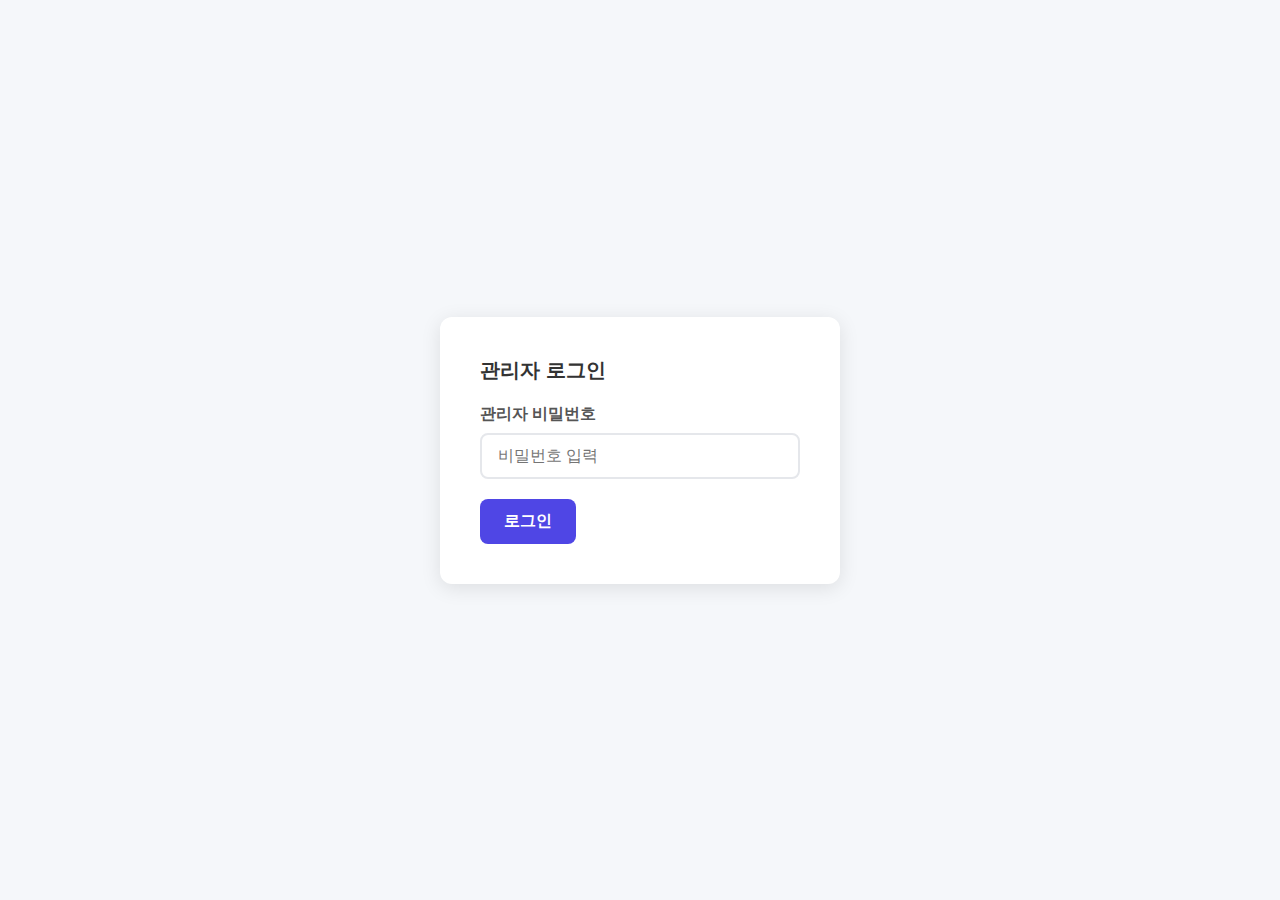
<file: admin-dashboard.html>
<!DOCTYPE html>
<html lang="ko">
<head>
    <meta charset="UTF-8">
    <meta name="viewport" content="width=device-width, initial-scale=1.0">
    <title>Excel Add-on 인증키 관리 대시보드</title>
    <style>
        * {
            box-sizing: border-box;
            margin: 0;
            padding: 0;
        }
        
        body {
            font-family: -apple-system, BlinkMacSystemFont, 'Segoe UI', Roboto, sans-serif;
            background: #f5f7fa;
            color: #333;
        }
        
        .login-container {
            display: flex;
            align-items: center;
            justify-content: center;
            min-height: 100vh;
        }
        
        .login-box {
            background: white;
            padding: 40px;
            border-radius: 12px;
            box-shadow: 0 4px 20px rgba(0,0,0,0.1);
            width: 100%;
            max-width: 400px;
        }
        
        .dashboard {
            display: none;
            max-width: 1200px;
            margin: 0 auto;
            padding: 20px;
        }
        
        .header {
            background: white;
            padding: 20px 30px;
            border-radius: 12px;
            box-shadow: 0 2px 10px rgba(0,0,0,0.05);
            margin-bottom: 30px;
            display: flex;
            justify-content: space-between;
            align-items: center;
        }
        
        h1 {
            color: #4f46e5;
            font-size: 28px;
        }
        
        h2 {
            color: #333;
            margin-bottom: 20px;
            font-size: 20px;
        }
        
        .card {
            background: white;
            padding: 30px;
            border-radius: 12px;
            box-shadow: 0 2px 10px rgba(0,0,0,0.05);
            margin-bottom: 20px;
        }
        
        .form-group {
            margin-bottom: 20px;
        }
        
        label {
            display: block;
            margin-bottom: 8px;
            font-weight: 600;
            color: #555;
        }
        
        input[type="text"],
        input[type="password"],
        textarea {
            width: 100%;
            padding: 12px 16px;
            border: 2px solid #e5e7eb;
            border-radius: 8px;
            font-size: 16px;
            transition: border-color 0.3s;
        }
        
        input:focus,
        textarea:focus {
            outline: none;
            border-color: #6366f1;
        }
        
        button {
            background: #4f46e5;
            color: white;
            border: none;
            padding: 12px 24px;
            border-radius: 8px;
            font-size: 16px;
            font-weight: 600;
            cursor: pointer;
            transition: background 0.3s;
        }
        
        button:hover {
            background: #4338ca;
        }
        
        button.danger {
            background: #ef4444;
        }
        
        button.danger:hover {
            background: #dc2626;
        }
        
        button.secondary {
            background: #6b7280;
        }
        
        button.secondary:hover {
            background: #4b5563;
        }
        
        .tab-navigation {
            display: flex;
            gap: 10px;
            border-bottom: 2px solid #e5e7eb;
            margin-bottom: 20px;
        }
        
        .tab-button {
            background: none;
            border: none;
            padding: 10px 20px;
            cursor: pointer;
            font-size: 16px;
            color: #6b7280;
            transition: all 0.3s;
            position: relative;
        }
        
        .tab-button:hover {
            color: #2563eb;
        }
        
        .tab-button.active {
            color: #2563eb;
            font-weight: 600;
        }
        
        .tab-button.active::after {
            content: '';
            position: absolute;
            bottom: -2px;
            left: 0;
            right: 0;
            height: 2px;
            background: #2563eb;
        }
        
        .tab-content {
            display: none;
        }
        
        .tab-content.active {
            display: block;
        }
        
        .key-table {
            width: 100%;
            border-collapse: collapse;
            margin-top: 20px;
        }
        
        .key-table th {
            background: #f9fafb;
            padding: 12px;
            text-align: left;
            font-weight: 600;
            color: #555;
            border-bottom: 2px solid #e5e7eb;
        }
        
        .key-table td {
            padding: 16px 12px;
            border-bottom: 1px solid #e5e7eb;
        }
        
        .key-table tr:hover {
            background: #f9fafb;
        }
        
        .key-value {
            font-family: monospace;
            font-size: 14px;
            background: #f3f4f6;
            padding: 4px 8px;
            border-radius: 4px;
        }
        
        .status {
            display: inline-block;
            padding: 4px 12px;
            border-radius: 12px;
            font-size: 12px;
            font-weight: 600;
        }
        
        .status.active {
            background: #d1fae5;
            color: #065f46;
        }
        
        .status.inactive {
            background: #fee2e2;
            color: #991b1b;
        }
        
        .alert {
            padding: 16px;
            border-radius: 8px;
            margin-bottom: 20px;
            display: none;
        }
        
        .alert.success {
            background: #d1fae5;
            color: #065f46;
            border: 1px solid #10b981;
        }
        
        .alert.error {
            background: #fee2e2;
            color: #991b1b;
            border: 1px solid #ef4444;
        }
        
        .alert.warning {
            background: #fef3c7;
            color: #92400e;
            border: 1px solid #f59e0b;
        }
        
        .copy-btn {
            background: #10b981;
            padding: 6px 16px;
            font-size: 14px;
            border-radius: 6px;
        }
        
        .copy-btn:hover {
            background: #059669;
        }
        
        .stats {
            display: grid;
            grid-template-columns: repeat(auto-fit, minmax(200px, 1fr));
            gap: 20px;
            margin-bottom: 30px;
        }
        
        .stat-card {
            background: white;
            padding: 20px;
            border-radius: 12px;
            box-shadow: 0 2px 10px rgba(0,0,0,0.05);
            text-align: center;
        }
        
        .stat-value {
            font-size: 36px;
            font-weight: bold;
            color: #4f46e5;
            margin-bottom: 8px;
        }
        
        .stat-label {
            color: #6b7280;
            font-size: 14px;
        }
    </style>
</head>
<body>
    <!-- 로그인 화면 -->
    <div class="login-container" id="loginContainer">
        <div class="login-box">
            <h2>관리자 로그인</h2>
            <div class="form-group">
                <label>관리자 비밀번호</label>
                <input type="password" id="adminPassword" placeholder="비밀번호 입력">
            </div>
            <button onclick="login()">로그인</button>
            <div id="loginError" class="alert error" style="margin-top: 20px;">
                잘못된 비밀번호입니다.
            </div>
        </div>
    </div>
    
    <!-- 대시보드 -->
    <div class="dashboard" id="dashboard">
        <div class="header">
            <h1>🔐 Excel Add-on 인증키 관리</h1>
            <button class="secondary" onclick="logout()">로그아웃</button>
        </div>
        
        <!-- 보안 경고 -->
        <div style="background: #fff3cd; border: 1px solid #ffeaa7; padding: 15px; border-radius: 8px; margin-bottom: 20px; color: #856404;">
            <strong>⚠️ 보안 주의:</strong> 이 페이지는 관리자 전용입니다. URL을 타인과 공유하지 마세요. 
            비밀번호는 정기적으로 변경하시기 바랍니다.
        </div>
        
        <!-- 탭 네비게이션 -->
        <div class="tab-navigation" style="margin-bottom: 20px;">
            <button class="tab-button active" onclick="showTab('keys')">인증키 관리</button>
            <button class="tab-button" onclick="showTab('logs')">사용 로그</button>
            <button class="tab-button" onclick="showTab('stats')">사용자 통계</button>
        </div>
        
        <!-- 통계 -->
        <div class="stats">
            <div class="stat-card">
                <div class="stat-value" id="totalKeys">0</div>
                <div class="stat-label">전체 인증키</div>
            </div>
            <div class="stat-card">
                <div class="stat-value" id="activeKeys">0</div>
                <div class="stat-label">활성 인증키</div>
            </div>
            <div class="stat-card">
                <div class="stat-value" id="totalUsage">0</div>
                <div class="stat-label">총 사용 횟수</div>
            </div>
            <div class="stat-card">
                <div class="stat-value" id="totalUsers">0</div>
                <div class="stat-label">전체 사용자</div>
            </div>
        </div>
        
        <!-- 알림 -->
        <div id="alert" class="alert"></div>
        
        <!-- 인증키 관리 탭 -->
        <div id="keysTab" class="tab-content active">
            <!-- 새 인증키 생성 -->
            <div class="card">
            <h2>새 인증키 생성</h2>
            <div class="form-group">
                <label>회사명 *</label>
                <input type="text" id="company" placeholder="예: 웍스AI">
            </div>
            <div class="form-group">
                <label>메모 (선택)</label>
                <textarea id="memo" rows="3" placeholder="예: 연간 계약, 10 사용자"></textarea>
            </div>
            <button onclick="generateKey()">인증키 생성</button>
        </div>
        
        <!-- 인증키 목록 -->
        <div class="card">
            <h2>인증키 목록</h2>
            <table class="key-table">
                <thead>
                    <tr>
                        <th>인증키</th>
                        <th>회사명</th>
                        <th>메모</th>
                        <th>생성일</th>
                        <th>사용 횟수</th>
                        <th>상태</th>
                        <th>액션</th>
                    </tr>
                </thead>
                <tbody id="keyList">
                    <tr>
                        <td colspan="7" style="text-align: center; color: #999;">로딩 중...</td>
                    </tr>
                </tbody>
            </table>
        </div>
        </div>
        
        <!-- 사용 로그 탭 -->
        <div id="logsTab" class="tab-content">
            <div class="card">
                <h2>인증키 사용 로그</h2>
                <div style="margin-bottom: 20px;">
                    <button onclick="loadLogs()" class="secondary">로그 새로고침</button>
                </div>
                <div style="overflow-x: auto;">
                    <table class="key-table">
                        <thead>
                            <tr>
                                <th>시간 (KST)</th>
                                <th>이메일</th>
                                <th>회사명</th>
                                <th>인증키</th>
                                <th>모델</th>
                                <th>수행 작업</th>
                                <th>명령어</th>
                                <th>IP</th>
                                <th>브라우저</th>
                                <th>OS</th>
                            </tr>
                        </thead>
                        <tbody id="logsList">
                            <tr>
                                <td colspan="10" style="text-align: center; color: #999;">로그를 불러오려면 위 버튼을 클릭하세요.</td>
                            </tr>
                        </tbody>
                    </table>
                </div>
            </div>
        </div>
        
        <!-- 사용자 통계 탭 -->
        <div id="statsTab" class="tab-content">
            <div class="card">
                <h2>회사별 월별 사용자 통계</h2>
                <div style="margin-bottom: 20px;">
                    <button onclick="loadUsageStats()" class="secondary">통계 새로고침</button>
                </div>
                <div id="statsContent">
                    <p style="text-align: center; color: #999;">통계를 불러오려면 위 버튼을 클릭하세요.</p>
                </div>
            </div>
        </div>
    </div>
    
    <script>
        // API 설정
        const API_URL = 'https://excel-addon-backend.vercel.app/api/auth-keys';
        let adminPassword = '';
        
        // 로그인 처리
        async function login() {
            adminPassword = document.getElementById('adminPassword').value;
            
            console.log('로그인 시도:', API_URL);
            console.log('비밀번호 길이:', adminPassword.length);
            
            try {
                const response = await fetch(API_URL, {
                    method: 'GET',
                    headers: {
                        'X-Admin-Password': adminPassword
                    }
                });
                
                console.log('응답 상태:', response.status);
                const responseText = await response.text();
                console.log('응답 내용:', responseText);
                
                if (response.ok) {
                    document.getElementById('loginContainer').style.display = 'none';
                    document.getElementById('dashboard').style.display = 'block';
                    loadKeys();
                } else {
                    const errorMsg = `로그인 실패: ${response.status} - ${responseText}`;
                    document.getElementById('loginError').textContent = errorMsg;
                    document.getElementById('loginError').style.display = 'block';
                }
            } catch (error) {
                console.error('네트워크 오류:', error);
                document.getElementById('loginError').textContent = `네트워크 오류: ${error.message}`;
                document.getElementById('loginError').style.display = 'block';
            }
        }
        
        // 로그아웃
        function logout() {
            adminPassword = '';
            document.getElementById('loginContainer').style.display = 'flex';
            document.getElementById('dashboard').style.display = 'none';
            document.getElementById('adminPassword').value = '';
            document.getElementById('loginError').style.display = 'none';
        }
        
        // 엔터키로 로그인
        document.getElementById('adminPassword').addEventListener('keypress', function(e) {
            if (e.key === 'Enter') {
                login();
            }
        });
        
        // 인증키 목록 로드
        async function loadKeys() {
            try {
                const response = await fetch(API_URL, {
                    headers: {
                        'X-Admin-Password': adminPassword
                    }
                });
                
                if (!response.ok) throw new Error('Failed to load keys');
                
                const data = await response.json();
                const keys = data.keys || [];
                
                // 통계 업데이트
                document.getElementById('totalKeys').textContent = keys.length;
                document.getElementById('activeKeys').textContent = keys.filter(k => k.isActive).length;
                document.getElementById('totalUsage').textContent = keys.reduce((sum, k) => sum + (k.usageCount || 0), 0);
                
                // 테이블 업데이트
                const tbody = document.getElementById('keyList');
                if (keys.length === 0) {
                    tbody.innerHTML = '<tr><td colspan="7" style="text-align: center; color: #999;">인증키가 없습니다.</td></tr>';
                    return;
                }
                
                tbody.innerHTML = keys.map(key => `
                    <tr>
                        <td><span class="key-value">${key.key}</span></td>
                        <td>${key.company || '-'}</td>
                        <td>${key.memo || '-'}</td>
                        <td>${new Date(key.createdAt).toLocaleDateString('ko-KR')}</td>
                        <td>${key.usageCount || 0}</td>
                        <td>
                            <span class="status ${key.isActive ? 'active' : 'inactive'}">
                                ${key.isActive ? '활성' : '비활성'}
                            </span>
                        </td>
                        <td>
                            <button class="copy-btn" onclick="copyKey('${key.key}')">복사</button>
                            ${key.isActive ? 
                                `<button class="danger" onclick="deactivateKey('${key.key}')" style="margin-left: 8px;">비활성화</button>` : 
                                ''
                            }
                        </td>
                    </tr>
                `).join('');
                
            } catch (error) {
                showAlert('인증키 목록을 불러오는데 실패했습니다.', 'error');
            }
        }
        
        // 새 인증키 생성
        async function generateKey() {
            const company = document.getElementById('company').value.trim();
            const memo = document.getElementById('memo').value.trim();
            
            if (!company) {
                showAlert('회사명을 입력해주세요.', 'error');
                return;
            }
            
            try {
                const response = await fetch(API_URL, {
                    method: 'POST',
                    headers: {
                        'Content-Type': 'application/json',
                        'X-Admin-Password': adminPassword
                    },
                    body: JSON.stringify({ company, memo })
                });
                
                if (!response.ok) throw new Error('Failed to generate key');
                
                const data = await response.json();
                
                showAlert(`새 인증키가 생성되었습니다: ${data.key}`, 'success');
                
                // 폼 초기화
                document.getElementById('company').value = '';
                document.getElementById('memo').value = '';
                
                // 목록 새로고침
                loadKeys();
                
            } catch (error) {
                showAlert('인증키 생성에 실패했습니다.', 'error');
            }
        }
        
        // 인증키 복사
        function copyKey(key) {
            navigator.clipboard.writeText(key).then(() => {
                showAlert('인증키가 클립보드에 복사되었습니다.', 'success');
            });
        }
        
        // 인증키 비활성화
        async function deactivateKey(key) {
            if (!confirm('이 인증키를 비활성화하시겠습니까?')) return;
            
            try {
                const response = await fetch(API_URL, {
                    method: 'DELETE',
                    headers: {
                        'Content-Type': 'application/json',
                        'X-Admin-Password': adminPassword
                    },
                    body: JSON.stringify({ key })
                });
                
                if (!response.ok) throw new Error('Failed to deactivate key');
                
                showAlert('인증키가 비활성화되었습니다.', 'success');
                loadKeys();
                
            } catch (error) {
                showAlert('인증키 비활성화에 실패했습니다.', 'error');
            }
        }
        
        // 알림 표시
        function showAlert(message, type) {
            const alert = document.getElementById('alert');
            alert.textContent = message;
            alert.className = `alert ${type}`;
            alert.style.display = 'block';
            
            setTimeout(() => {
                alert.style.display = 'none';
            }, 5000);
        }
        
        // 탭 전환
        function showTab(tabName) {
            // Hide all tabs
            document.querySelectorAll('.tab-content').forEach(tab => {
                tab.classList.remove('active');
            });
            
            // Remove active from all buttons
            document.querySelectorAll('.tab-button').forEach(btn => {
                btn.classList.remove('active');
            });
            
            // Show selected tab
            document.getElementById(tabName + 'Tab').classList.add('active');
            
            // Mark button as active
            event.target.classList.add('active');
            
            // Load data if switching to specific tabs
            if (tabName === 'logs') {
                loadLogs();
            } else if (tabName === 'stats') {
                loadUsageStats();
            }
        }
        
        // 로그 로드
        async function loadLogs() {
            try {
                const response = await fetch('https://excel-addon-backend.vercel.app/api/validation-logs', {
                    headers: {
                        'X-Admin-Password': adminPassword
                    }
                });
                
                if (!response.ok) throw new Error('Failed to load logs');
                
                const data = await response.json();
                const logs = data.logs || [];
                
                // 테이블 업데이트
                const tbody = document.getElementById('logsList');
                if (logs.length === 0) {
                    tbody.innerHTML = '<tr><td colspan="10" style="text-align: center; color: #999;">사용 로그가 없습니다.</td></tr>';
                    return;
                }
                
                tbody.innerHTML = logs.map(log => {
                    const isFree = log.isFreeUser === 'true' || log.isFreeUser === true || 
                                   log.authKey === 'Free' || log.company === 'Free User';
                    const userTypeDisplay = isFree ? 
                        '<span style="color: #059669; font-weight: bold;">무료</span>' : 
                        '<span style="color: #dc2626; font-weight: bold;">유료</span>';
                    
                    return `
                    <tr>
                        <td>${log.koreanTime || log.timestamp}</td>
                        <td>${log.email}</td>
                        <td>${log.company} ${userTypeDisplay}</td>
                        <td title="${log.authKey}">${log.authKey && log.authKey !== 'Free' ? log.authKey.substring(0, 10) + '...' : '무료'}</td>
                        <td>${log.model}</td>
                        <td><span style="font-weight: bold; color: #0066cc;">${log.action || '알 수 없음'}</span></td>
                        <td title="${log.command || ''}"><div style="max-width: 200px; overflow: hidden; text-overflow: ellipsis; white-space: nowrap;">${log.command || '-'}</div></td>
                        <td>${log.ip}</td>
                        <td>${log.browser}</td>
                        <td>${log.os}</td>
                    </tr>
                `}).join('');
                
                showAlert(`${logs.length}개의 로그를 불러왔습니다.`, 'success');
            } catch (error) {
                console.error('Load logs error:', error);
                showAlert('로그를 불러오는데 실패했습니다.', 'error');
            }
        }
        
        // 사용자 통계 로드
        async function loadUsageStats() {
            try {
                const response = await fetch('https://excel-addon-backend.vercel.app/api/usage-stats', {
                    headers: {
                        'X-Admin-Password': adminPassword
                    }
                });
                
                if (!response.ok) throw new Error('Failed to load stats');
                
                const data = await response.json();
                const stats = data.stats;
                
                // 통계 HTML 생성
                let statsHTML = '<div style="overflow-x: auto;">';
                
                if (!stats.companies || Object.keys(stats.companies).length === 0) {
                    statsHTML = '<p style="text-align: center; color: #999;">아직 사용 통계가 없습니다.</p>';
                } else {
                    // 회사별 통계 테이블
                    statsHTML += '<table class="key-table">';
                    statsHTML += '<thead><tr>';
                    statsHTML += '<th>회사명</th>';
                    statsHTML += '<th>인증키</th>';
                    statsHTML += '<th>상태</th>';
                    statsHTML += '<th>전체 고유 사용자</th>';
                    statsHTML += '<th>이번 달 사용자</th>';
                    statsHTML += '<th>월별 사용자 수</th>';
                    statsHTML += '</tr></thead><tbody>';
                    
                    for (const [companyName, companyData] of Object.entries(stats.companies)) {
                        const monthlyUsers = companyData.monthlyActiveUsers || {};
                        const sortedMonths = Object.keys(monthlyUsers).sort().reverse();
                        const isFreeCompany = companyData.isFree || companyName === 'Free User';
                        
                        statsHTML += '<tr>';
                        statsHTML += `<td><strong>${companyName}</strong>${isFreeCompany ? ' <span style="color: #059669;">(무료)</span>' : ''}</td>`;
                        statsHTML += `<td>${companyData.authKey ? `<span class="key-value">${companyData.authKey}</span>` : (isFreeCompany ? '무료' : '-')}</td>`;
                        statsHTML += `<td>${isFreeCompany ? '<span style="color: #059669;">무료</span>' : `<span class="status ${companyData.isActive ? 'active' : 'inactive'}">${companyData.isActive ? '활성' : '비활성'}</span>`}</td>`;
                        statsHTML += `<td style="text-align: center; font-weight: bold;">${companyData.totalUniqueUsers || 0}</td>`;
                        statsHTML += `<td style="text-align: center; color: #2563eb; font-weight: bold;">${companyData.currentMonthUsers || 0}</td>`;
                        statsHTML += '<td>';
                        
                        if (sortedMonths.length > 0) {
                            statsHTML += '<div style="max-height: 100px; overflow-y: auto;">';
                            for (const month of sortedMonths) {
                                statsHTML += `<div style="margin: 2px 0;"><span style="color: #6b7280;">${month}:</span> <strong>${monthlyUsers[month]}</strong>명</div>`;
                            }
                            statsHTML += '</div>';
                        } else {
                            statsHTML += '-';
                        }
                        
                        statsHTML += '</td>';
                        statsHTML += '</tr>';
                    }
                    
                    statsHTML += '</tbody></table>';
                    
                    // 전체 통계 요약
                    statsHTML += `<div style="margin-top: 30px; padding: 20px; background: #f3f4f6; border-radius: 8px;">`;
                    statsHTML += `<h3 style="margin-bottom: 10px;">전체 요약</h3>`;
                    statsHTML += `<p><strong>총 고유 사용자 수:</strong> ${stats.totalUniqueUsers || 0}명</p>`;
                    statsHTML += `<p style="margin-left: 20px;"><span style="color: #dc2626;">• 유료 사용자:</span> ${stats.totalPaidUsers || 0}명</p>`;
                    statsHTML += `<p style="margin-left: 20px;"><span style="color: #059669;">• 무료 사용자:</span> ${stats.totalFreeUsers || 0}명</p>`;
                    statsHTML += `<p><strong>현재 월 (${stats.currentMonth}):</strong></p>`;
                    statsHTML += `<p style="margin-left: 20px;"><span style="color: #dc2626;">• 유료 사용자:</span> ${stats.breakdown?.paid?.currentMonthUsers || 0}명</p>`;
                    statsHTML += `<p style="margin-left: 20px;"><span style="color: #059669;">• 무료 사용자:</span> ${stats.breakdown?.free?.currentMonthUsers || 0}명</p>`;
                    statsHTML += '</div>';
                    
                    // 무료/유료 월별 추세
                    if (stats.breakdown) {
                        statsHTML += `<div style="margin-top: 30px; padding: 20px; background: #fff; border: 1px solid #e5e7eb; border-radius: 8px;">`;
                        statsHTML += `<h3 style="margin-bottom: 15px;">무료/유료 사용자 월별 추세</h3>`;
                        
                        // 월별 데이터 수집
                        const allMonths = new Set([
                            ...Object.keys(stats.breakdown.free.monthlyActiveUsers || {}),
                            ...Object.keys(stats.breakdown.paid.monthlyActiveUsers || {})
                        ]);
                        const sortedMonths = Array.from(allMonths).sort().reverse();
                        
                        if (sortedMonths.length > 0) {
                            statsHTML += '<table class="key-table" style="margin-top: 10px;">';
                            statsHTML += '<thead><tr>';
                            statsHTML += '<th>월</th>';
                            statsHTML += '<th style="text-align: center;">전체</th>';
                            statsHTML += '<th style="text-align: center; color: #dc2626;">유료</th>';
                            statsHTML += '<th style="text-align: center; color: #059669;">무료</th>';
                            statsHTML += '</tr></thead><tbody>';
                            
                            for (const month of sortedMonths) {
                                const freeCount = stats.breakdown.free.monthlyActiveUsers[month] || 0;
                                const paidCount = stats.breakdown.paid.monthlyActiveUsers[month] || 0;
                                const totalCount = freeCount + paidCount;
                                
                                statsHTML += '<tr>';
                                statsHTML += `<td><strong>${month}</strong></td>`;
                                statsHTML += `<td style="text-align: center; font-weight: bold;">${totalCount}</td>`;
                                statsHTML += `<td style="text-align: center; color: #dc2626; font-weight: bold;">${paidCount}</td>`;
                                statsHTML += `<td style="text-align: center; color: #059669; font-weight: bold;">${freeCount}</td>`;
                                statsHTML += '</tr>';
                            }
                            
                            statsHTML += '</tbody></table>';
                        }
                        
                        statsHTML += '</div>';
                    }
                }
                
                statsHTML += '</div>';
                
                document.getElementById('statsContent').innerHTML = statsHTML;
                
                // Update the total users stat in the header
                document.getElementById('totalUsers').textContent = stats.totalUniqueUsers || 0;
                
                showAlert('통계를 불러왔습니다.', 'success');
                
            } catch (error) {
                console.error('Load stats error:', error);
                showAlert('통계를 불러오는데 실패했습니다.', 'error');
            }
        }
    </script>
</body>
</html>
</file>
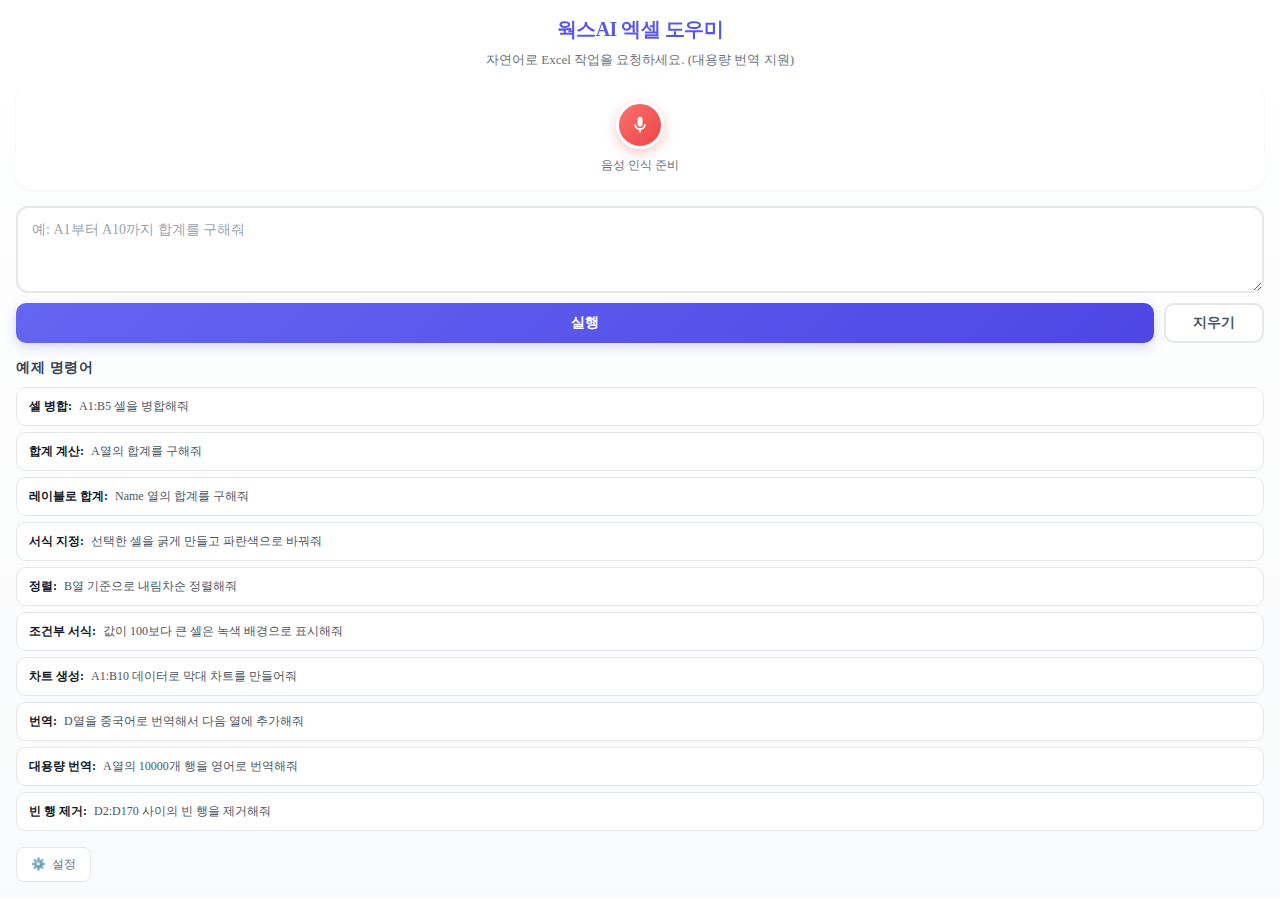
<file: taskpane.html>
<!doctype html><html><head><meta charset="UTF-8"/><meta http-equiv="X-UA-Compatible" content="IE=Edge"/><meta name="viewport" content="width=device-width,initial-scale=1"><title>웍스AI 엑셀 도우미</title><script src="https://appsforoffice.microsoft.com/lib/1.1/hosted/office.js"></script><link rel="stylesheet" href="https://static2.sharepointonline.com/files/fabric/office-ui-fabric-js/1.4.0/css/fabric.min.css"/><link rel="stylesheet" href="https://static2.sharepointonline.com/files/fabric/office-ui-fabric-js/1.4.0/css/fabric.components.min.css"/><link href="cedaf607fc3782e05ca5.css" rel="stylesheet"/><script defer="defer" src="polyfill.js"></script><script defer="defer" src="taskpane.js"></script></head><body class="ms-font-m ms-welcome ms-Fabric"><main id="app-body" class="ms-welcome__main"><div class="container"><div class="header-section"><h2 class="ms-font-xl">웍스AI 엑셀 도우미</h2><p class="help-text">자연어로 Excel 작업을 요청하세요. (대용량 번역 지원)</p></div><div class="voice-section"><button id="voiceButton" class="voice-button"><svg width="24" height="24" viewBox="0 0 24 24" xmlns="http://www.w3.org/2000/svg"><path d="M12 14c1.66 0 3-1.34 3-3V5c0-1.66-1.34-3-3-3S9 3.34 9 5v6c0 1.66 1.34 3 3 3z"/><path d="M17 11c0 2.76-2.24 5-5 5s-5-2.24-5-5H5c0 3.53 2.61 6.43 6 6.92V21h2v-3.08c3.39-.49 6-3.39 6-6.92h-2z"/></svg></button><div class="voice-status" id="voiceStatus">음성 인식 준비</div></div><div class="input-container"><textarea id="commandInput" placeholder="예: A1부터 A10까지 합계를 구해줘" rows="3"></textarea><div class="button-container"><button id="executeButton" class="ms-Button ms-Button--primary"><span class="ms-Button-label">실행</span></button> <button id="clearButton" class="ms-Button"><span class="ms-Button-label">지우기</span></button></div></div><div id="status" class="status-message"></div><div class="examples"><h3>예제 명령어</h3><div class="example-list"><div class="example-item" data-command="A1:B5 셀을 병합해줘"><strong>셀 병합:</strong> A1:B5 셀을 병합해줘</div><div class="example-item" data-command="A열의 합계를 구해줘"><strong>합계 계산:</strong> A열의 합계를 구해줘</div><div class="example-item" data-command="Name 열의 합계를 구해줘"><strong>레이블로 합계:</strong> Name 열의 합계를 구해줘</div><div class="example-item" data-command="선택한 셀을 굵게 만들고 파란색으로 바꿔줘"><strong>서식 지정:</strong> 선택한 셀을 굵게 만들고 파란색으로 바꿔줘</div><div class="example-item" data-command="B열 기준으로 내림차순 정렬해줘"><strong>정렬:</strong> B열 기준으로 내림차순 정렬해줘</div><div class="example-item" data-command="값이 100보다 큰 셀은 녹색 배경으로 표시해줘"><strong>조건부 서식:</strong> 값이 100보다 큰 셀은 녹색 배경으로 표시해줘</div><div class="example-item" data-command="A1:B10 데이터로 막대 차트를 만들어줘"><strong>차트 생성:</strong> A1:B10 데이터로 막대 차트를 만들어줘</div><div class="example-item" data-command="D열을 중국어로 번역해서 다음 열에 추가해줘"><strong>번역:</strong> D열을 중국어로 번역해서 다음 열에 추가해줘</div><div class="example-item" data-command="A열의 10000개 행을 영어로 번역해줘"><strong>대용량 번역:</strong> A열의 10000개 행을 영어로 번역해줘</div><div class="example-item" data-command="D2:D170 사이의 빈 행을 제거해줘"><strong>빈 행 제거:</strong> D2:D170 사이의 빈 행을 제거해줘</div></div></div><div class="settings-section"><button id="settingsButton" class="settings-link">설정</button></div></div></main></body></html>
</file>
<file: cedaf607fc3782e05ca5.css>
* {
    box-sizing: border-box;
}

body {
    margin: 0;
    padding: 0;
    overflow: auto;
    background: linear-gradient(180deg, #ffffff 0%, #f9fafb 100%);
}

.ms-welcome__main {
    display: flex;
    flex-direction: column;
    align-items: center;
    padding: 0;
}

.container {
    padding: 16px;
    max-width: 100%;
    width: 100%;
}

.header-section {
    text-align: center;
    margin-bottom: 16px;
}

h2 {
    margin: 0 0 8px 0;
    font-size: 20px;
    font-weight: 700;
    color: #111827;
    letter-spacing: -0.025em;
    background: linear-gradient(135deg, #6366f1 0%, #4f46e5 100%);
    -webkit-background-clip: text;
    -webkit-text-fill-color: transparent;
    background-clip: text;
}

.help-text {
    font-size: 13px;
    color: #6b7280;
    margin: 0;
    line-height: 1.4;
}

.voice-section {
    display: flex;
    flex-direction: column;
    align-items: center;
    justify-content: center;
    margin-bottom: 16px;
    padding: 16px;
    background: white;
    border-radius: 16px;
    box-shadow: 0 1px 3px rgba(0, 0, 0, 0.05);
    width: 100%;
}

.voice-button {
    position: relative;
    width: 48px;
    height: 48px;
    min-width: 48px;
    min-height: 48px;
    aspect-ratio: 1;
    border-radius: 50%;
    background: linear-gradient(135deg, #f87171 0%, #ef4444 100%);
    border: 3px solid white;
    cursor: pointer;
    box-shadow: 0 4px 12px rgba(239, 68, 68, 0.3);
    transition: all 0.3s cubic-bezier(0.4, 0, 0.2, 1);
    display: flex;
    align-items: center;
    justify-content: center;
    margin: 0 auto 8px;
    flex-shrink: 0;
    padding: 0;
}

.voice-button:hover:not(:disabled) {
    transform: translateY(-2px);
    box-shadow: 0 6px 20px rgba(239, 68, 68, 0.4);
}

.voice-button:active:not(:disabled) {
    transform: translateY(0);
    box-shadow: 0 2px 8px rgba(239, 68, 68, 0.3);
}

.voice-button.listening {
    background: linear-gradient(135deg, #34d399 0%, #10b981 100%);
    box-shadow: 0 4px 12px rgba(16, 185, 129, 0.3);
    animation: pulse 1.5s ease-in-out infinite;
}

.voice-button.listening:hover {
    box-shadow: 0 6px 20px rgba(16, 185, 129, 0.4);
}

@keyframes pulse {
    0% {
        box-shadow: 0 4px 12px rgba(16, 185, 129, 0.3), 0 0 0 0 rgba(16, 185, 129, 0.4);
    }
    70% {
        box-shadow: 0 4px 12px rgba(16, 185, 129, 0.3), 0 0 0 16px rgba(16, 185, 129, 0);
    }
    100% {
        box-shadow: 0 4px 12px rgba(16, 185, 129, 0.3), 0 0 0 0 rgba(16, 185, 129, 0);
    }
}

.voice-button svg {
    width: 20px;
    height: 20px;
    fill: white;
    display: block;
}

.voice-button:disabled {
    background: linear-gradient(135deg, #e5e7eb 0%, #d1d5db 100%);
    cursor: not-allowed;
    box-shadow: none;
}

.voice-button:disabled svg {
    fill: #9ca3af;
}

.voice-status {
    text-align: center;
    font-size: 12px;
    color: #6b7280;
    min-height: 16px;
    font-weight: 500;
}

.voice-status.listening {
    color: #10b981;
    font-weight: 600;
}

.input-container {
    display: flex;
    flex-direction: column;
    gap: 10px;
    margin-bottom: 16px;
}

#commandInput {
    width: 100%;
    min-height: 80px;
    padding: 12px 14px;
    border: 2px solid #e5e7eb;
    border-radius: 12px;
    font-size: 14px;
    font-family: inherit;
    resize: vertical;
    transition: all 0.3s cubic-bezier(0.4, 0, 0.2, 1);
    background-color: white;
    color: #111827;
    line-height: 1.4;
}

#commandInput:focus {
    outline: none;
    border-color: #6366f1;
    box-shadow: 0 0 0 4px rgba(99, 102, 241, 0.1);
    background-color: #fafbff;
}

#commandInput::placeholder {
    color: #9ca3af;
}

.button-container {
    display: flex;
    gap: 10px;
}

.ms-Button {
    min-width: 100px;
    height: 40px;
    padding: 0 20px;
    border-radius: 10px;
    font-size: 14px;
    font-weight: 600;
    cursor: pointer;
    transition: all 0.3s cubic-bezier(0.4, 0, 0.2, 1);
    border: none;
}

.ms-Button--primary {
    background: linear-gradient(135deg, #6366f1 0%, #4f46e5 100%);
    color: white;
    flex: 1;
    box-shadow: 0 4px 12px rgba(99, 102, 241, 0.25);
}

.ms-Button--primary:hover:not(:disabled) {
    transform: translateY(-2px);
    box-shadow: 0 6px 20px rgba(99, 102, 241, 0.35);
}

.ms-Button--primary:active:not(:disabled) {
    transform: translateY(0);
    box-shadow: 0 2px 8px rgba(99, 102, 241, 0.25);
}

.ms-Button--primary:disabled {
    background: linear-gradient(135deg, #e5e7eb 0%, #d1d5db 100%);
    color: #9ca3af;
    cursor: not-allowed;
    box-shadow: none;
}

.ms-Button:not(.ms-Button--primary) {
    background-color: white;
    color: #4b5563;
    border: 2px solid #e5e7eb;
}

.ms-Button:not(.ms-Button--primary):hover {
    background-color: #f9fafb;
    border-color: #6366f1;
    color: #6366f1;
}

.ms-Button:not(.ms-Button--primary):active {
    background-color: #f3f4f6;
    transform: scale(0.98);
}

.status-message {
    margin-top: 12px;
    padding: 12px 14px;
    border-radius: 10px;
    font-size: 13px;
    display: none;
    animation: slideIn 0.3s cubic-bezier(0.4, 0, 0.2, 1);
    border-left: 4px solid;
}

@keyframes slideIn {
    from {
        opacity: 0;
        transform: translateY(-10px);
    }
    to {
        opacity: 1;
        transform: translateY(0);
    }
}

.status-message.success {
    background-color: #d1fae5;
    color: #065f46;
    border-left-color: #10b981;
}

.status-message.error {
    background-color: #fee2e2;
    color: #991b1b;
    border-left-color: #ef4444;
}

.status-message.info {
    background-color: #dbeafe;
    color: #1e40af;
    border-left-color: #3b82f6;
}

.status-message.warning {
    background-color: #fef3c7;
    color: #92400e;
    border-left-color: #f59e0b;
}

.examples {
    margin-top: 16px;
    padding: 0;
    background-color: transparent;
}

.examples h3 {
    margin: 0 0 10px 0;
    font-size: 14px;
    font-weight: 600;
    color: #374151;
    text-transform: uppercase;
    letter-spacing: 0.05em;
}

.example-list {
    display: flex;
    flex-direction: column;
    gap: 6px;
}

.example-item {
    padding: 10px 12px;
    background-color: white;
    border-radius: 10px;
    cursor: pointer;
    transition: all 0.3s cubic-bezier(0.4, 0, 0.2, 1);
    font-size: 12px;
    color: #4b5563;
    border: 1.5px solid #e5e7eb;
    position: relative;
    overflow: hidden;
}

.example-item::before {
    content: '';
    position: absolute;
    left: 0;
    top: 0;
    bottom: 0;
    width: 3px;
    background: linear-gradient(135deg, #6366f1 0%, #4f46e5 100%);
    transform: translateX(-100%);
    transition: transform 0.3s ease;
}

.example-item:hover {
    background-color: #fafbff;
    border-color: #6366f1;
    color: #4f46e5;
    transform: translateX(2px);
    box-shadow: 0 2px 8px rgba(99, 102, 241, 0.1);
}

.example-item:hover::before {
    transform: translateX(0);
}

.example-item strong {
    color: #111827;
    font-weight: 600;
    margin-right: 4px;
}

.loading {
    display: inline-block;
    width: 16px;
    height: 16px;
    border: 2px solid rgba(255, 255, 255, 0.3);
    border-top-color: white;
    border-radius: 50%;
    animation: spin 0.8s linear infinite;
}

@keyframes spin {
    to { transform: rotate(360deg); }
}

.settings-link {
    display: inline-flex;
    align-items: center;
    gap: 6px;
    margin-top: 16px;
    padding: 8px 14px;
    color: #6b7280;
    text-decoration: none;
    font-size: 12px;
    font-weight: 500;
    border-radius: 8px;
    transition: all 0.2s ease;
    background-color: white;
    border: 1px solid #e5e7eb;
    cursor: pointer;
}

.settings-link:hover {
    background-color: #f9fafb;
    color: #4b5563;
    border-color: #d1d5db;
}

.settings-link::before {
    content: "⚙️";
    font-size: 12px;
}
</file>
